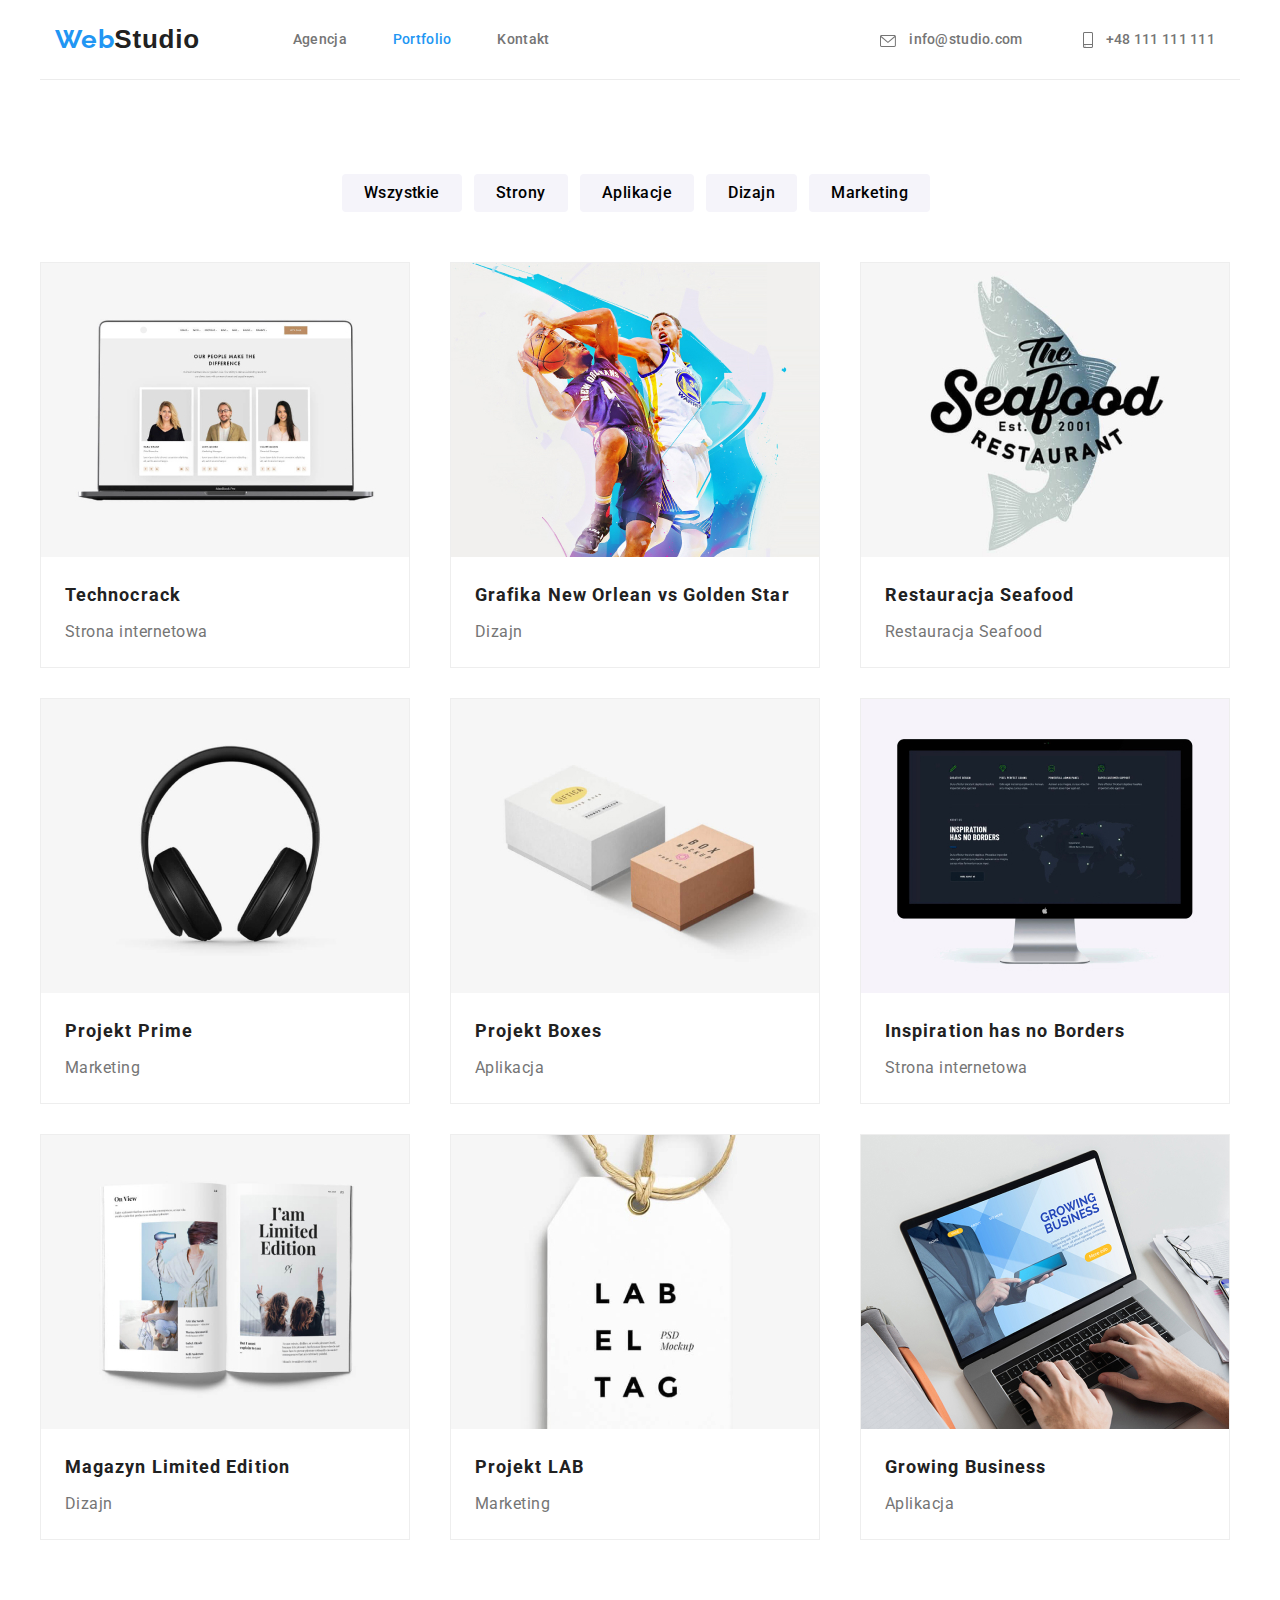
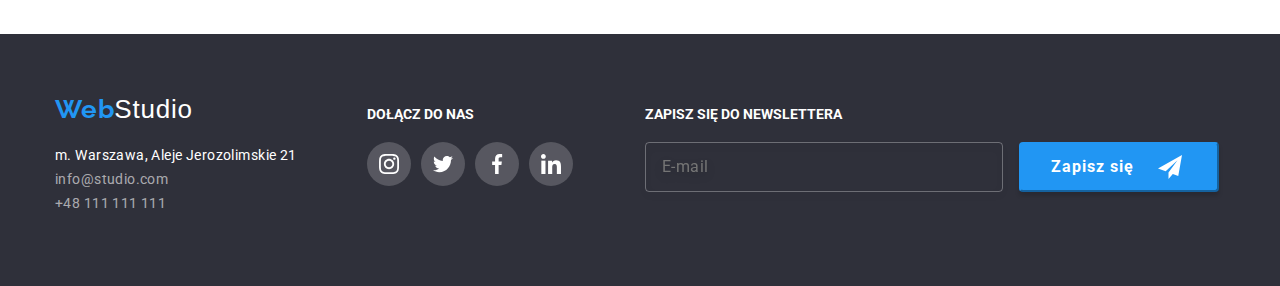
<file: portfolio.html>
<!DOCTYPE html>
<html lang="pl">
  <head>
    <meta charset="UTF-8" />
    <meta http-equiv="X-UA-Compatible" content="IE=edge" />
    <meta name="viewport" content="width=device-width, initial-scale=1.0" />
    <title>Portfolio</title>
    <link
      rel="stylesheet"
      href="https://cdnjs.cloudflare.com/ajax/libs/modern-normalize/1.0.0/modern-normalize.min.css"
    />
    <link rel="stylesheet" type="text/css" href="CSS/styles.css" />
    <link rel="preconnect" href="https://fonts.googleapis.com" />
    <link rel="preconnect" href="https://fonts.gstatic.com" crossorigin />
    <link
      href="https://fonts.googleapis.com/css2?family=Raleway:wght@700&family=Roboto:wght@400;500;700;900&display=swap"
      rel="stylesheet"
    />
  </head>
  <body>
    <header class="container portfolio">
      <div class="logo-nav">
        <a href="./" class="logo">
          <span class="web">Web</span><span class="studio"><b>Studio</b></span>
        </a>
        <nav>
          <ul class="navigation">
            <li><a href="./">Agencja</a></li>
            <li class="active"><a href="portfolio.html">Portfolio</a></li>
            <li><a href="./">Kontakt</a></li>
          </ul>
        </nav>
      </div>
      <ul class="kontakt-up">
        <li class="email-header-icon">
          <a href="mailto:info@studio.com">
            <svg width="16" height="12">
              <use href="./images/icons.svg#icon-envelope"></use>
            </svg>
          </a>
          <a href="mailto:info@studio.com">info@studio.com</a>
        </li>
        <li class="phone-header-icon">
          <a href="tel:+48111111111">
            <svg width="10" height="16">
              <use href="./images/icons.svg#icon-smartphone"></use>
            </svg>
          </a>
          <a href="tel:+48111111111">+48 111 111 111</a>
        </li>
      </ul>
    </header>
    <main>
      <div class="filter-container container">
        <ul class="filter">
          <li>
            <button type="button" class="button-filter">Wszystkie</button>
          </li>
          <li>
            <button type="button" class="button-filter">Strony</button>
          </li>
          <li>
            <button type="button" class="button-filter">Aplikacje</button>
          </li>
          <li>
            <button type="button" class="button-filter">Dizajn</button>
          </li>
          <li>
            <button type="button" class="button-filter">Marketing</button>
          </li>
        </ul>
      </div>

      <div class="brand-container container section">
        <figure class="brand-card">
          <div class="brand-pics-container">
            <img
              src="./images/portf-1.jpg"
              alt="monitor wyświetla meny. 3 zdjęcia z podpisami"
            />
            <p class="card-descr">
              Technocrack jest popularną platformą wykorzystywaną do
              rozpowszechniania koronawirusa. Firmy wykorzystują tę platformę do
              celów szpiegowskich i ataków na niezabezpieczone serwery
              konkurencji
            </p>
          </div>
          <figcaption>
            <p class="brand-task">Technocrack</p>
            <p class="brand-task-descr">Strona internetowa</p>
          </figcaption>
        </figure>
        <figure class="brand-card">
          <div class="brand-pics-container">
            <img
              src="./images/portf-2.jpg"
              alt=" grafika z dwoma graczami koszykówki walczącymi o piłkę"
            />
            <p class="card-descr">
              Technocrack jest popularną platformą wykorzystywaną do
              rozpowszechniania koronawirusa. Firmy wykorzystują tę platformę do
              celów szpiegowskich i ataków na niezabezpieczone serwery
              konkurencji
            </p>
          </div>
          <figcaption>
            <p class="brand-task">Grafika New Orlean vs Golden Star</p>
            <p class="brand-task-descr">Dizajn</p>
          </figcaption>
        </figure>
        <figure class="brand-card">
          <div class="brand-pics-container">
            <img src="./images/portf-3.jpg" alt="logo restauracji Seafood" />
            <p class="card-descr">
              Technocrack jest popularną platformą wykorzystywaną do
              rozpowszechniania koronawirusa. Firmy wykorzystują tę platformę do
              celów szpiegowskich i ataków na niezabezpieczone serwery
              konkurencji
            </p>
          </div>
          <figcaption>
            <p class="brand-task">Restauracja Seafood</p>
            <p class="brand-task-descr">Restauracja Seafood</p>
          </figcaption>
        </figure>
        <figure class="brand-card">
          <div class="brand-pics-container">
            <img src="./images/portf-4.jpg" alt="czarne słuchawki nauszne" />
            <p class="card-descr">
              Technocrack jest popularną platformą wykorzystywaną do
              rozpowszechniania koronawirusa. Firmy wykorzystują tę platformę do
              celów szpiegowskich i ataków na niezabezpieczone serwery
              konkurencji
            </p>
          </div>
          <figcaption>
            <p class="brand-task">Projekt Prime</p>
            <p class="brand-task-descr">Marketing</p>
          </figcaption>
        </figure>
        <figure class="brand-card">
          <div class="brand-pics-container">
            <img src="./images/portf-5.jpg" alt=" Projekt dwóch pudełek" />
            <p class="card-descr">
              Technocrack jest popularną platformą wykorzystywaną do
              rozpowszechniania koronawirusa. Firmy wykorzystują tę platformę do
              celów szpiegowskich i ataków na niezabezpieczone serwery
              konkurencji
            </p>
          </div>
          <figcaption>
            <p class="brand-task">Projekt Boxes</p>
            <p class="brand-task-descr">Aplikacja</p>
          </figcaption>
        </figure>
        <figure class="brand-card">
          <div class="brand-pics-container">
            <img
              src="./images/portf-6.jpg"
              alt="monitor z projektem strony web"
            />
            <p class="card-descr">
              Technocrack jest popularną platformą wykorzystywaną do
              rozpowszechniania koronawirusa. Firmy wykorzystują tę platformę do
              celów szpiegowskich i ataków na niezabezpieczone serwery
              konkurencji
            </p>
          </div>
          <figcaption>
            <p class="brand-task">Inspiration has no Borders</p>
            <p class="brand-task-descr">Strona internetowa</p>
          </figcaption>
        </figure>
        <figure class="brand-card">
          <div class="brand-pics-container">
            <img src="./images/portf-7.jpg" alt="projekt książki" />
            <p class="card-descr">
              Technocrack jest popularną platformą wykorzystywaną do
              rozpowszechniania koronawirusa. Firmy wykorzystują tę platformę do
              celów szpiegowskich i ataków na niezabezpieczone serwery
              konkurencji
            </p>
          </div>
          <figcaption>
            <p class="brand-task">Magazyn Limited Edition</p>
            <p class="brand-task-descr">Dizajn</p>
          </figcaption>
        </figure>
        <figure class="brand-card">
          <div class="brand-pics-container">
            <img src="./images/portf-8.jpg" alt="projekt etykietki" />
            <p class="card-descr">
              Technocrack jest popularną platformą wykorzystywaną do
              rozpowszechniania koronawirusa. Firmy wykorzystują tę platformę do
              celów szpiegowskich i ataków na niezabezpieczone serwery
              konkurencji
            </p>
          </div>
          <figcaption>
            <p class="brand-task">Projekt LAB</p>
            <p class="brand-task-descr">Marketing</p>
          </figcaption>
        </figure>
        <figure class="brand-card">
          <div class="brand-pics-container">
            <img
              src="./images/portf-9.jpg"
              alt="laptopn, ręce na klawiaturze, na monitorze projekt aplikacji"
            />
            <p class="card-descr">
              Technocrack jest popularną platformą wykorzystywaną do
              rozpowszechniania koronawirusa. Firmy wykorzystują tę platformę do
              celów szpiegowskich i ataków na niezabezpieczone serwery
              konkurencji
            </p>
          </div>
          <figcaption>
            <p class="brand-task">Growing Business</p>
            <p class="brand-task-descr">Aplikacja</p>
          </figcaption>
        </figure>
      </div>
    </main>

    <footer>
      <div class="footer-container container">
        <div class="logo-and-adress">
          <a href="./" class="logo-footer">
            <span class="web">Web</span
            ><span class="studio-footer">Studio</span>
          </a>
          <div class="address">
            <ul class="kontakt-down">
              <li>m. Warszawa, Aleje Jerozolimskie 21</li>
              <li class="kontakt-footer">
                <a href="mailto:info@studio.com">info@studio.com</a>
              </li>
              <li class="kontakt-footer">
                <a href="tel:+48111111111">+48 111 111 111</a>
              </li>
            </ul>
          </div>
        </div>
        <div class="social-footer">
          <h3 class="social-title-footer">dołącz do nas</h3>
          <ul class="footer-icons">
            <li class="icons-footer icon-circle">
              <a href="./">
                <svg width="20" height="20">
                  <use href="./images/icons.svg#icon-instagram"></use>
                </svg>
              </a>
            </li>
            <li class="icons-footer icon-circle">
              <a href="./">
                <svg width="20" height="20">
                  <use href="./images/icons.svg#icon-twitter"></use>
                </svg>
              </a>
            </li>
            <li class="icons-footer icon-circle">
              <a href="./">
                <svg width="20" height="20">
                  <use href="./images/icons.svg#icon-facebook"></use>
                </svg>
              </a>
            </li>
            <li class="icons-footer icon-circle">
              <a href="./">
                <svg width="20" height="20">
                  <use href="./images/icons.svg#icon-linkedin"></use>
                </svg>
              </a>
            </li>
          </ul>
        </div>
        <div class="newsletter">
          <form>
            <h3 class="newsletter-title">Zapisz się do newslettera</h3>
            <label>
              <input
                type="email"
                name="email"
                placeholder="E-mail"
                class="newsletter-input"
                required
              />
            </label>
            <button type="submit" class="newsletter-button">
              Zapisz się
              <svg width="24" height="24">
                <use href="./images/icons.svg#icon-send"></use>
              </svg>
            </button>
          </form>
        </div>
      </div>
    </footer>
    <script src="./js/modal.js"></script>
  </body>
</html>
</file>
<file: CSS/styles.css>
:root {
  --icon-client-color: rgba(175, 177, 184, 1);
  --icon-kontakt-color: rgba(117, 117, 117, 1);
  --logo-web-color: rgba(33, 150, 243, 1);
  --button-color: rgba(245, 244, 250, 1);
  --button-color-main-side: rgba(33, 150, 243, 1);
  --hover-focus-color: rgba(33, 150, 243, 1);
  --font-color-basic: rgba(33, 33, 33, 1);
  --font-color-active: rgba(33, 150, 243, 1);
  --font-color-describe: rgba(117, 117, 117, 1);
  --font-color-special: rgba(255, 255, 255, 1);
  --font-color-footer: rgba(255, 255, 255, 0.6);
  --font-color-modal: rgba(117, 117, 117, 1);
  --background-sides-element-color: rgba(47, 48, 58, 1);
  --background-color-crew: rgba(245, 244, 250, 1);
  --background-color-crew-card: rgba(255, 255, 255, 1);
  --background-color-brand-card: rgba(255, 255, 255, 1);
  --background-color-icons: rgba(245, 244, 250, 1);
  --background-color-cirkle-footer: rgba(255, 255, 255, 0.1);
  --background-color-decription: rgba(47, 48, 58, 0.8);
  --background-color-modal: rgba(255, 255, 255, 1);
  --border-color-brand-card: rgba(238, 238, 238, 1);
  --box-shadow-crew: 0px 1px 3px rgba(0, 0, 0, 0.12),
    0px 1px 1px rgba(0, 0, 0, 0.14), 0px 2px 1px rgba(0, 0, 0, 0.2);
  --box-shadow-brand-card: 0px 1px 3px rgba(0, 0, 0, 0.12),
    0px 1px 1px rgba(0, 0, 0, 0.14), 0px 2px 1px rgba(0, 0, 0, 0.2);
  --box-shadow-button-filter: 0px 3px 1px rgba(0, 0, 0, 0.1),
    0px 1px 2px rgba(0, 0, 0, 0.08), 0px 2px 2px rgba(0, 0, 0, 0.12);
}
*,
*::before,
*::after {
  box-sizing: border-box;
  padding: 0;
  margin: 0;
}
body {
  font-family: "roboto", sans-serif;
  color: var(--font-color-basic);
}
.container {
  width: 100%;
  max-width: 1200px;
  margin: 0 auto;
  padding: 0 15px;
}
.section {
  padding: 94px 0;
}
/* LOGO */
.logo {
  font-size: 26px;
  display: flex;
  justify-content: center;
  padding-top: 24px;
  padding-bottom: 25px;
  margin-right: 93px;
}
.web {
  font-family: Raleway, sans-serif;
  font-weight: 700;
  color: var(--logo-web-color);
  line-height: 1.17;
  letter-spacing: 0.03em;
}
.studio,
.studio-footer {
  font-family: Oleo Script, sans-serif;
  font-weight: 400;
  color: var(--font-color-basic);
  line-height: 1.17;
  letter-spacing: 0.03em;
}
.studio-footer {
  color: var(--font-color-special);
}
/* HEADER */
.header-container {
  display: flex;
  align-items: center;
}
header {
  position: relative;
  display: flex;
  justify-content: space-between;
  align-items: center;
  height: 80px;
}

.portfolio {
  border-bottom: 1px solid rgba(236, 236, 236, 1);
}
.navigation li {
  position: relative;
}
.navigation li a::after {
  content: "";
  position: absolute;
  border-radius: 2px;
  left: 0;
  display: block;
  margin-top: 28px;
  width: 0;
  height: 4px;
  background-color: var(--hover-focus-color);
  transition: width 0.25s cubic-bezier(0.4, 0, 0.2, 1),
    color 0.25s cubic-bezier(0.4, 0, 0.2, 1),
    border-bottom 0.25s cubic-bezier(0.4, 0, 0.2, 1) 0.2s;
}
.navigation li a:hover::after {
  width: 100%;
}
.logo-nav {
  display: flex;
  align-items: center;
}
a:link {
  text-decoration: none;
  font-weight: 500;
  color: var(--font-color-describe);
  line-height: 1.17;
  letter-spacing: 0.02em;
}
.navigation,
a:visited {
  font-weight: 500;
  font-size: 14px;
  color: inherit;
  list-style: none;
  line-height: 1.17;
  letter-spacing: 0.02em;
}
.logo-nav,
.navigation {
  display: flex;
}
.navigation li,
.navigation li:not(:last-child) {
  margin-right: 46px;
}
.kontakt-up {
  font-size: 14px;
  font-weight: 500;
  display: flex;
  align-items: center;
  margin-left: auto;
  list-style: none;
  line-height: 1.17;
  letter-spacing: 0.03em;
}
.kontakt-up svg {
  fill: var(--icon-kontakt-color);
  display: inline-block;
  vertical-align: middle;
  margin-right: 10px;
}
.kontakt-up li:first-child {
  margin-right: 50px;
}
.kontakt {
  color: var(--font-color-describe);
  list-style: none;
  font-family: inherit;
  font-size: 14px;
  line-height: 1.17;
  letter-spacing: 0.02em;
}
.kontakt-up .email-header-icon:hover a,
.kontakt-up .phone-header-icon:hover a {
  color: var(--hover-focus-color);
  transition: width 0.25s cubic-bezier(0.4, 0, 0.2, 1),
    color 0.25s cubic-bezier(0.4, 0, 0.2, 1);
}
.kontakt-up .email-header-icon:hover svg use,
.kontakt-up .phone-header-icon:hover svg use {
  fill: var(--hover-focus-color);
  transition: fill 0.25s cubic-bezier(0.4, 0, 0.2, 1);
}
a:hover,
a:focus {
  color: var(--hover-focus-color);
  transition: width 0.25s cubic-bezier(0.4, 0, 0.2, 1),
    color 0.25s cubic-bezier(0.4, 0, 0.2, 1);
}
.active a {
  color: var(--font-color-active);
}
.icon-header {
  fill: var(--font-color-describe);
  vertical-align: middle;
  margin-right: 10px;
}
.phone-header-icon,
.email-header-icon {
  padding-right: 10px;
}
/* FOOTER */
footer {
  height: 252px;
  background-color: var(--background-sides-element-color);
  color: var(--font-color-special);
  display: block;
  overflow: hidden;
}
.footer-container {
  display: flex;
  align-items: flex-start;
  flex-wrap: wrap;
}
.logo-footer {
  font-size: 26px;
  padding: 60px 0 0;
  margin-bottom: 20px;
}
.logo-and-adress {
  display: flex;
  flex-direction: column;
  align-items: flex-start;
}
.address > ul {
  font-family: inherit;
  font-weight: inherit;
  color: var(--font-color-special);
  line-height: 1.71;
  letter-spacing: 0.03em;
}
.kontakt-footer a {
  font-size: 14px;
  color: var(--font-color-footer);
  font-family: inherit;
  font-weight: inherit;
  line-height: 1.71;
  letter-spacing: 0.03em;
}
.kontakt-footer:hover a,
.kontakt-footer:focus a {
  color: var(--hover-focus-color);
  transition: width 0.25s cubic-bezier(0.4, 0, 0.2, 1),
    color 0.25s cubic-bezier(0.4, 0, 0.2, 1);
}
.kontakt-down {
  font-size: 14px;
  list-style: none;
  color: var(--font-color-footer);
  padding-bottom: 60px;
  line-height: 1.71;
  letter-spacing: 0.03em;
}
.kontakt-down li {
  display: block;
}
.kontakt-down li:first-child a {
  margin-bottom: 9px;
}
/* ------ social footer-------- */
.social-footer {
  fill: var(--font-color-special);
  display: inline-block;
  padding-top: 72px;
  padding-bottom: 100px;
  margin-left: 70px;
}
.social-title-footer,
.newsletter-title {
  font-family: inherit;
  color: var(--font-color-special);
  font-size: 14px;
  font-weight: 700;
  margin-bottom: 20px;
  text-transform: uppercase;
  justify-content: flex-start;
}
.footer-icons {
  display: flex;
  list-style: none;
  padding: 0;
}
.footer-icons li {
  margin-right: 10px;
}
.footer-icons li:last-child {
  margin-right: 0;
}
.icons-footer a {
  fill: var(--font-color-special);
  display: flex;
  justify-content: center;
  align-items: flex-start;
  cursor: pointer;
}
.icon-circle,
.icon-circle a {
  display: flex;
  align-items: center;
  justify-content: center;
  width: 44px;
  height: 44px;
  border-radius: 50%;
  background-color: var(--background-color-cirkle-footer);
  cursor: pointer;
}
.icon-circle:hover,
.icon-circle:focus {
  background-color: var(--hover-focus-color);
  transition: width 0.25s cubic-bezier(0.4, 0, 0.2, 1),
    background-color 0.25s cubic-bezier(0.4, 0, 0.2, 1);
}
/* -------NEWSLETTER-------- */
.newsletter {
  display: flex;
  padding-top: 72px;
  padding-bottom: 100px;
  fill: var(--font-color-special);
  margin-left: 72px;
}

.newsletter-input {
  width: 358px;
  height: 50px;
  border: 1px solid rgba(255, 255, 255, 0.3);
  filter: drop-shadow(0px 4px 4px rgba(0, 0, 0, 0.15));
  border-radius: 4px;
  outline: none;
  background-color: transparent;
  padding-left: 16px;
  color: var(--font-color-special);
  font-family: inherit;
  font-size: 16px;
  line-height: 1.25;
  letter-spacing: 0.03em;
}
.newsletter-input:hover,
.newsletter-input:focus {
  outline: none;
  border: 2px solid var(--hover-focus-color);
  transition: width 0.25s cubic-bezier(0.4, 0, 0.2, 1),
    border-color 0.25s cubic-bezier(0.4, 0, 0.2, 1);
}
.newsletter-button {
  width: 200px;
  height: 50px;
  font-size: 16px;
  font-weight: 700;
  line-height: 1.87;
  display: inline-flex;
  align-items: center;
  justify-content: center;
  text-align: left;
  letter-spacing: 0.06em;
  color: var(--font-color-special);
  background: var(--hover-focus-color);
  box-shadow: 0px 4px 4px rgba(0, 0, 0, 0.15);
  border-radius: 4px;
  border-color: var(--hover-focus-color);
  padding-left: 24px;
  padding-top: 10px;
  padding-bottom: 10px;
  margin-left: 12px;
  white-space: nowrap;
}
.newsletter-button svg {
  fill: var(--font-color-special);
  vertical-align: middle;
  margin-left: 24px;
  margin-top: 13px;
  margin-bottom: 13px;
  margin-right: 28px;
}
.newsletter-button:hover,
.newsletter-button:focus {
  background-color: var(--hover-focus-color);
  color: var(--font-color-special);
  box-shadow: 0px 4px 4px 0px rgba(0, 0, 0, 0.15);
  cursor: pointer;
}
/* -------------end of newsletter---------------- */
/* INDEX */
.container-main-side {
  display: block;
  height: 600px;
  max-width: 1600px;
  margin: 0 auto;
}
.main-side {
  font-family: inherit;
  text-align: center;
  align-items: center;
  height: 600px;
  margin: 0 auto;
  background-image: linear-gradient(
      to bottom,
      rgba(47, 48, 58, 0.4),
      rgba(47, 48, 58, 0.4)
    ),
    url(../images/img-overlay.jpg);
  background-repeat: no-repeat;
  background-position: center;
  background-size: cover;
  max-width: 1600px;
}
h1 {
  font-size: 44px;
  font-family: inherit;
  color: var(--font-color-special);
  text-transform: uppercase;
  font-weight: 900;
  padding-top: 105px;
  line-height: 1.36;
  letter-spacing: 0.06em;
}
h1 span {
  display: block;
}
.button-main-side {
  background-color: var(--button-color-main-side);
  color: var(--font-color-special);
  font-size: 16px;
  font-weight: 700;
  cursor: pointer;
  border-color: var(--hover-focus-color);
  border-radius: 4px;
  padding: 10px 42px;
  margin-top: 30px;
  line-height: 1.87;
  letter-spacing: 0.06em;
}
button.button-main-side:hover,
button.button-main-side:focus,
button.button-modal:hover,
button.button-modal:focus {
  background-color: var(--hover-focus-color);
  color: var(--font-color-special);
  box-shadow: 0px 4px 4px 0px rgba(0, 0, 0, 0.15);
}
/* MODAL -------------------------------------------------
 */
.is-hidden {
  visibility: hidden;
  opacity: 0;
  pointer-events: none;
  transition: transform 0.3s ease-out;
  transition-property: visibility, opacity;
}
.backdrop {
  position: fixed;
  left: 0;
  right: 0;
  top: 0;
  bottom: 0;
  width: 100%;
  height: 100%;
  background-color: rgba(0, 0, 0, 0.2);
}
.modal {
  position: absolute;
  left: 50%;
  top: 50%;
  background: #ffffff;
  box-shadow: 0px 1px 3px rgba(0, 0, 0, 0.12), 0px 1px 1px rgba(0, 0, 0, 0.14),
    0px 2px 1px rgba(0, 0, 0, 0.2);
  border-radius: 4px;
  transform: translate(-50%, -50%);
  transition: transform 0.3s ease-out;
}
.modal [data-modal-close] {
  position: fixed;
  box-sizing: border-box;
  top: 8px;
  right: 8px;
  width: 30px;
  height: 30px;
  background-color: transparent;
  border: 1px solid rgba(0, 0, 0, 0.1);
  border-radius: 50%;
  cursor: pointer;
  justify-content: center;
  align-items: center;
  z-index: 1;
}

.modal [data-modal-close]:hover svg,
.modal [data-modal-close]:focus svg {
  fill: var(--hover-focus-color);
  transition: width 0.25s cubic-bezier(0.4, 0, 0.2, 1),
    fill 0.25s cubic-bezier(0.4, 0, 0.2, 1);
}
.is-hidden .modal {
  transform: translate(0%, -1000%) scale(0);
  transition: transform 0.3s ease-out;
}
/* formularz Modal */

.modal-title {
  font-family: inherit;
  font-size: 20px;
  font-weight: 700;
  color: var(--font-color-basic);
  text-align: center;
  line-height: 1.15;
  letter-spacing: 0.03em;
  padding-top: 40px;
  padding-left: 40px;
  padding-right: 40px;
  margin-bottom: 30px;
}
.kontakt-label {
  font-size: 12px;
  letter-spacing: 0.01em;
  line-height: 1.16;
  color: var(--font-color-modal);
  text-align: left;
  padding-left: 40px;
  padding-bottom: 4px;
}

.input-kontakt {
  border: none;
  flex: 1;
  height: 100%;
  margin-left: 8px;
  margin-right: 8px;
  padding: 0 8px;
  outline: none;
  font-family: inherit;
  font-size: 12px;
  color: var(--font-color-basic);
  letter-spacing: 0.01em;
  line-height: 1.16;
}
.modal-label {
  display: flex;
  align-items: center;
  border: 1px solid rgba(33, 33, 33, 0.2);
  border-radius: 4px;
  height: 40px;
  width: calc(100% - 80px);
  margin-left: 40px;
  margin-bottom: 10px;
}
.modal-label:focus,
.modal-label:hover {
  border-color: var(--hover-focus-color);
  transition: width 0.25s cubic-bezier(0.4, 0, 0.2, 1),
    border-color 0.25s cubic-bezier(0.4, 0, 0.2, 1);
}
.modal-label svg {
  margin-left: 15px;
  justify-content: center;
  align-items: center;
}
.modal-label:focus svg,
.modal-label:hover svg {
  fill: var(--hover-focus-color);
  transition: width 0.25s cubic-bezier(0.4, 0, 0.2, 1),
    fill 0.25s cubic-bezier(0.4, 0, 0.2, 1);
}
.comentar-label {
  margin-top: 4px;
  margin-bottom: 20px;
  margin-left: 40px;
  margin-right: 40px;
}
textarea {
  resize: none;
  font-family: inherit;
  font-size: 12px;
  color: var(--font-color-basic);
  letter-spacing: 0.01em;
  line-height: 1.16;
  width: 448px;
  height: 120px;
  padding-left: 16px;
  padding-right: 16px;
  padding-bottom: 12px;
  padding-top: 12px;
  margin-bottom: 20px;
  border: 1px solid rgba(33, 33, 33, 0.2);
  border-radius: 4px;
  outline: none;
}
textarea:hover,
textarea:focus {
  border-color: var(--hover-focus-color);
  transition: width 0.25s cubic-bezier(0.4, 0, 0.2, 1),
    border-color 0.25s cubic-bezier(0.4, 0, 0.2, 1);
}
.checkbox {
  display: flex;
  padding-left: 54px;
  padding-right: 54px;
  white-space: nowrap;
}
.checkbox-control {
  position: relative;
  display: inline-flex;
  align-items: center;
  flex: 0 0 auto;
  column-gap: 7px;
}
.checkbox-input {
  position: absolute;
  width: 100%;
  height: 100%;
  clip: rect(1px, 1px, 1px, 1px);
}
.checkbox-label {
  transition: width 0.25s cubic-bezier(0.4, 0, 0.2, 1),
    border-color 0.25s cubic-bezier(0.4, 0, 0.2, 1);
  display: flex;
  width: 16px;
  height: 15px;
  background-color: var(--background-color-modal);
  border: 1px solid black;
  border-radius: 2px;
  cursor: pointer;
}
.checkbox-label svg {
  fill: var(--background-color-modal);
  margin-bottom: 4px;
  margin-left: 2px;
  margin-top: 3px;
  margin-right: 2px;
}

.checkbox-label::after {
  content: "";
  display: none;
  border-style: solid;
  border-color: transparent;
}

.checkbox-label:hover,
.checkbox-label:focus {
  border-color: var(--hover-focus-color);
  transition: width 0.25s cubic-bezier(0.4, 0, 0.2, 1),
    border-color 0.25s cubic-bezier(0.4, 0, 0.2, 1);
}

.checkbox-input:checked + .checkbox-label {
  border-color: var(--hover-focus-color);
  background-color: var(--hover-focus-color);
  fill: var(--background-color-modal);
  transition: width 0.25s cubic-bezier(0.4, 0, 0.2, 1),
    background-color 0.25s cubic-bezier(0.4, 0, 0.2, 1);
}
.checkbox-input:checked + .checkbox-label::after {
  border-color: var(--background-color-modal);
}
.checkbox-label-text {
  display: flex;
  font-size: 14px;
  letter-spacing: 0.03em;
  line-height: 1.71;
  color: var(--font-color-modal);
  align-items: center;
  justify-content: center;
  cursor: pointer;
}

a.privacy-policy-link {
  color: var(--hover-focus-color);
  font-weight: 400;
  letter-spacing: 0.03em;
  line-height: 1.71;
  text-decoration: underline;
  cursor: pointer;
  margin-left: 1px;
  margin-right: 1px;
}

.button-modal {
  font-family: inherit;
  font-weight: 700;
  font-size: 16px;
  color: var(--font-color-special);
  letter-spacing: 0.06em;
  line-height: 1.87;
  background-color: var(--hover-focus-color);
  border-color: var(--hover-focus-color);
  border-radius: 4px;
  box-shadow: 0px 4px 4px rgba(0, 0, 0, 0.15);
  padding-top: 10px;
  padding-bottom: 10px;
  padding-left: 76px;
  padding-right: 76px;
  margin-bottom: 40px;
  margin-top: 30px;
}

/* ------------------------------------------- */
.task-icons {
  display: flex;
  justify-content: center;
  list-style: none;
  gap: 30px;
}
.task-icon-card {
  display: flex;
  justify-content: center;
  align-items: center;
  background-color: var(--background-color-icons);
  padding: 25px 0;
  width: 270px;
  margin-top: 94px;
}
.home-list-container {
  margin-top: 30px;
}
ul.home-list {
  list-style: none;
  display: flex;
  flex-wrap: nowrap;
  gap: 30px;
  padding-left: 0;
  justify-content: center;
}
.list-title {
  font-size: 14px;
  font-weight: 700;
  align-content: center;
  line-height: 1.17;
  letter-spacing: 0.03em;
}
.list-descr {
  font-size: 14px;
  color: var(--font-color-describe);
  margin-top: 10px;
  line-height: 1.71;
  letter-spacing: 0.03em;
}
.task-list-container {
  display: inline-block;
}
.task-list-title {
  font-size: 36px;
  font-weight: 700;
  text-align: center;
  margin-bottom: 50px;
  line-height: 1.17;
  letter-spacing: 0.03em;
}
.task-list-pics {
  display: flex;
  justify-content: center;
  gap: 30px;
}
.pics-and-descrb {
  position: relative;
  z-index: -1;
}
.description {
  font-family: inherit;
  font-size: 14px;
  text-transform: uppercase;
  font-weight: 700;
  letter-spacing: 0.03em;
  line-height: 1.17;
  text-align: center;
  position: absolute;
  color: var(--font-color-special);
  bottom: 0;
  left: 0;
  height: 70px;
  width: 100%;
  background-color: var(--background-color-decription);
  color: #fff;
}
.task-list-pics figure {
  display: flex;
  align-items: center;
}
.task-list-pics figcaption {
  margin: 0;
  display: flex;
  align-items: center;
  justify-content: center;
}
.crew {
  background-color: var(--background-color-crew);
  text-align: center;
}
.crew-title {
  font-size: 36px;
  font-weight: 700;
  margin-bottom: 50px;
  line-height: 1.17;
  letter-spacing: 0.03em;
}
.crew-list {
  display: flex;
  list-style: none;
  gap: 30px;
}
.crew-card {
  background: var(--background-color-crew-card);
  box-shadow: var(--box-shadow-crew);
  justify-content: center;
}
.crew-card img {
  width: 100%;
}
.crew-card a {
  line-height: 0;
}
.crew-name {
  font-size: 16px;
  font-weight: 500;
  margin-top: 30px;
  text-align: center;
  line-height: 1.17;
  letter-spacing: 0.03em;
}
.crew-position {
  font-size: 16px;
  color: var(--font-color-describe);
  text-align: center;
  margin-top: 10px;
  margin-bottom: 16px;
  line-height: 1.17;
  letter-spacing: 0.03em;
}
.social-crew {
  list-style: none;
  display: flex;
  justify-content: center;
  gap: 10px;
  padding-bottom: 30px;
  padding-left: 32px;
  padding-right: 32px;
}
.icon-crew svg {
  fill: var(--icon-client-color);
  cursor: pointer;
}
.icon-crew:hover svg,
.icon-crew:focus svg {
  fill: var(--font-color-special);
}
.icon-crew:hover,
.icon-crew:focus {
  background-color: var(--hover-focus-color);
  display: flex;
  align-items: center;
  justify-content: center;
  border-radius: 50%;
}
.icon-circle-crew,
.icon-circle-crew a {
  display: flex;
  background-color: transparent;
  align-items: center;
  justify-content: center;
  width: 44px;
  height: 44px;
  border-radius: 50%;
  cursor: pointer;
  transition: width 0.25s cubic-bezier(0.4, 0, 0.2, 1),
    background-color 0.25s cubic-bezier(0.4, 0, 0.2, 1);
}
.clients-title {
  font-size: 36px;
  font-weight: 700;
  line-height: 1.17;
  letter-spacing: 0.03em;
  margin-bottom: 50px;
  margin-top: 94px;
  text-align: center;
}

.client-list {
  list-style: none;
  display: flex;
  justify-content: center;
  gap: 30px;
  margin-bottom: 94px;
}

.client-icon-card,
.client-icon-card a {
  display: flex;
  justify-content: center;
  align-items: center;
  border-radius: 4px;
  width: 170px;
  height: 92px;
}

.client-icon-card {
  border: 1px solid #afb1b8;
}

.client-icon-card svg {
  fill: rgba(175, 177, 184, 1);
  transition: fill 0.25s cubic-bezier(0.4, 0, 0.2, 1);
}

.client-icon-card:hover,
.client-icon-card:focus {
  fill: var(--hover-focus-color);
  border: 1px solid var(--hover-focus-color);
  cursor: pointer;
}
.client-icon-card:hover svg,
.client-icon-card:focus svg {
  fill: var(--hover-focus-color);
}

/* PORTFOLIO */
.filter-container {
  display: flex;
  justify-content: center;
  align-items: center;
  padding-top: 94px;
}
.filter {
  list-style: none;
  font-family: inherit;
}
.filter li {
  display: inline-block;
  margin-right: 8px;
}
.filter li:not(:last-child) {
  margin-right: 8px;
}
.button-filter {
  font-size: 16px;
  font-weight: 500;
  font-family: inherit;
  background-color: var(--button-color);
  padding: 6px 22px 6px 22px;
  border: none;
  border-radius: 4px;
  cursor: pointer;
  line-height: 1.625;
  letter-spacing: 0.03em;
  transition: width 0.25s cubic-bezier(0.4, 0, 0.2, 1),
    color 0.25s cubic-bezier(0.4, 0, 0.2, 1),
    background-color 0.25s cubic-bezier(0.4, 0, 0.2, 1),
    box-shadow 0.25s cubic-bezier(0.4, 0, 0.2, 1);
}

button.button-filter:hover,
button.button-filter:focus {
  background: var(--hover-focus-color);
  box-shadow: var(--box-shadow-button-filter);
  border-radius: 4px;
  color: var(--font-color-special);
}
.brand-container {
  margin-top: 50px;
  padding-top: 0;
  display: grid;
  grid-template-columns: repeat(3, 1fr);
  grid-template-rows: repeat(3, auto);
  gap: 30px;
}
.brand-card {
  border: 1px solid var(--border-color-brand-card);
  box-sizing: border-box;
  width: 370px;
}
.brand-pics-container {
  background-color: var(--background-color-brand-card);
  cursor: pointer;
  position: relative;
  overflow: hidden;
  padding: 0;
}
.brand-card:hover,
.brand-cardr:focus {
  background: var(--background-color-brand-card);
  box-shadow: var(--box-shadow-brand-card);
  border-radius: 0px 0px 4px 4px;
  transition: width 0.25s cubic-bezier(0.4, 0, 0.2, 1),
    box-shadow 0.25s cubic-bezier(0.4, 0, 0.2, 1);
}
.brand-pics-container:hover > .card-descr,
.brand-card:hover .card-descr {
  transform: translateY(0);
}
.brand-card:hover .card-descr::before {
  content: "";
  position: absolute;
  width: 100%;
  height: 100%;
  top: 0;
  left: 0;
  background-color: var(--hover-focus-color);
  transform: translateY(100%);
  transition: transform 0.3s ease-in;
}
.brand-pics-container > img {
  display: block;
  object-fit: cover;
}
.card-descr {
  font-family: inherit;
  font-size: 18px;
  line-height: 28px;
  color: var(--font-color-special);
  letter-spacing: 0.03em;
  width: 370px;
  height: 294px;
  padding-left: 24px;
  padding-right: 45px;
  padding-top: 49px;
  padding-bottom: 49px;
  position: absolute;
  left: 0;
  right: 0;
  top: 0;
  bottom: 0;
  background: rgba(33, 150, 243, 0.9);
  transform: translateY(100%);
  transition: transform 0.3s ease-in;
}
.brand-task {
  font-size: 18px;
  font-weight: 700;
  font-family: inherit;
  margin-top: 20px;
  padding-left: 24px;
  line-height: 2;
  letter-spacing: 0.06em;
}
.brand-task-descr {
  font-size: 16px;
  font-family: inherit;
  color: var(--font-color-describe);
  margin-top: 4px;
  padding: 0 0 20px 24px;
  line-height: 1.87;
  letter-spacing: 0.03em;
}
</file>
